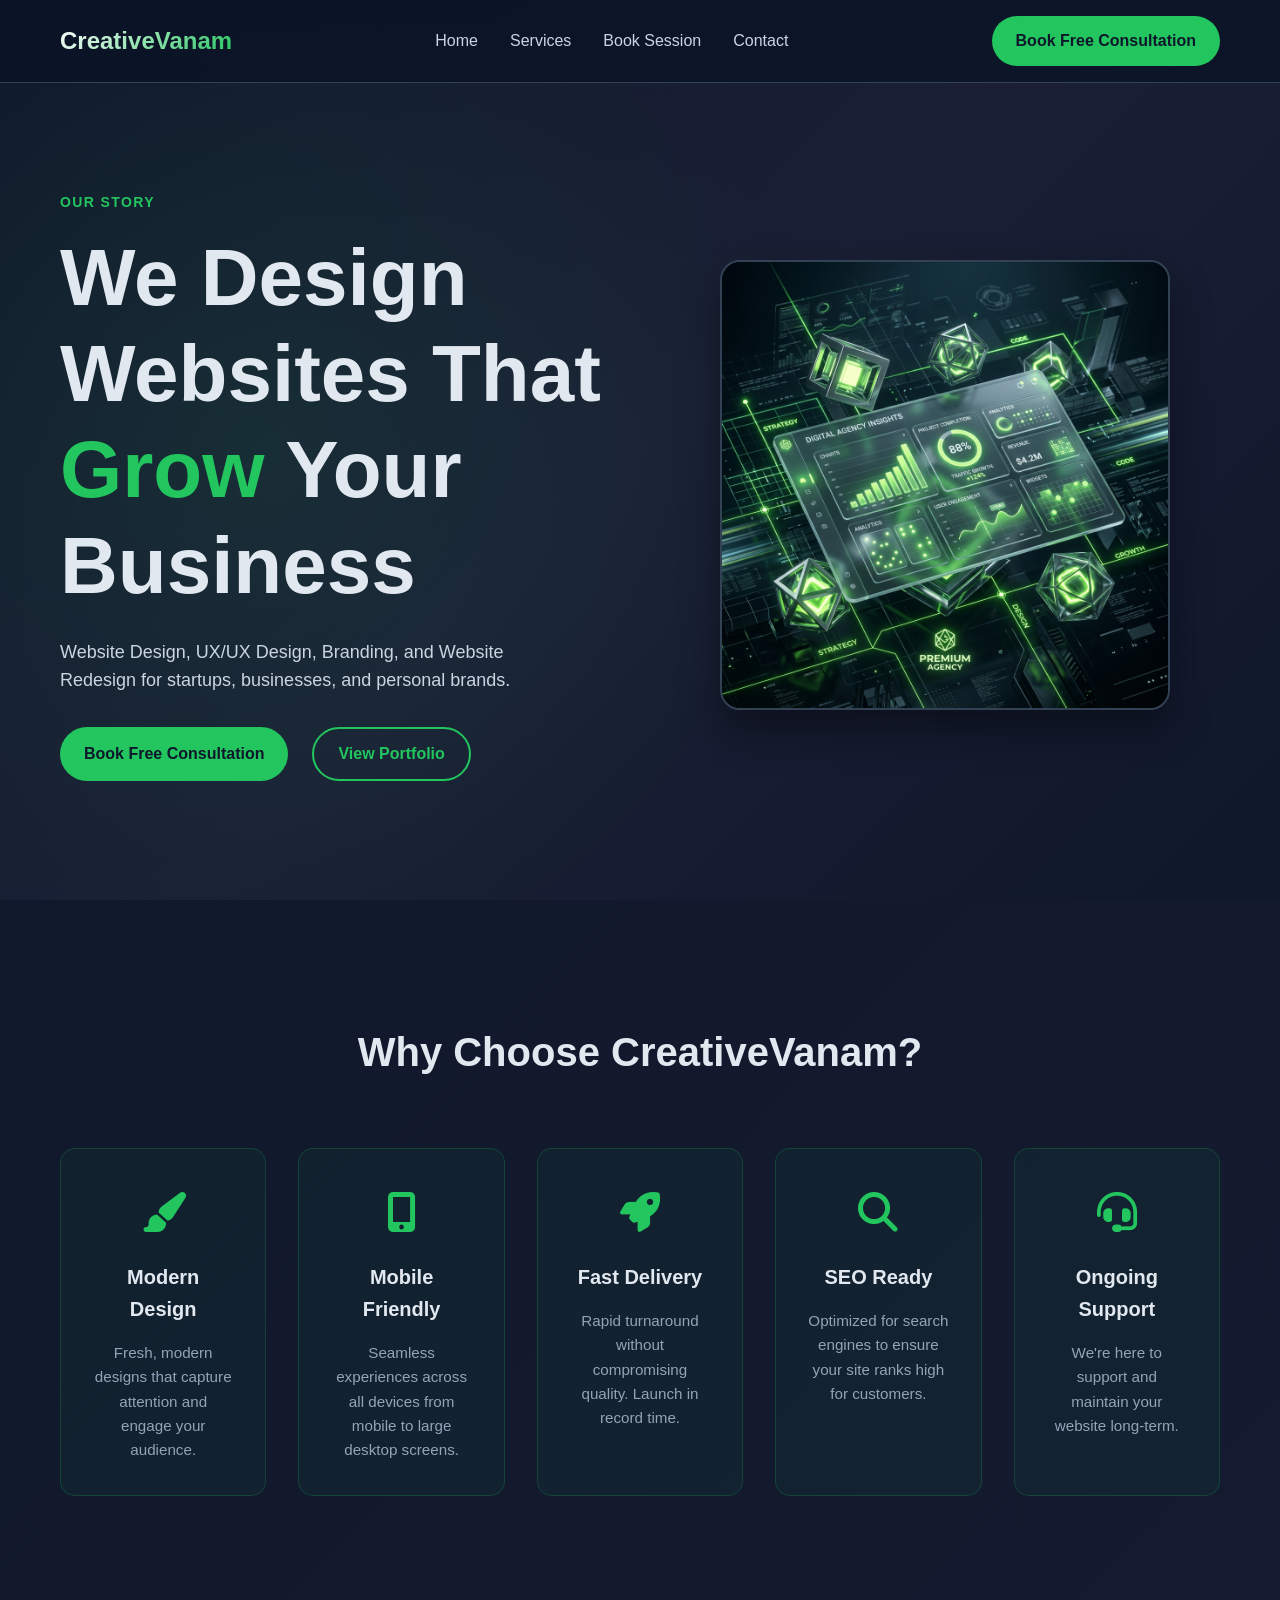
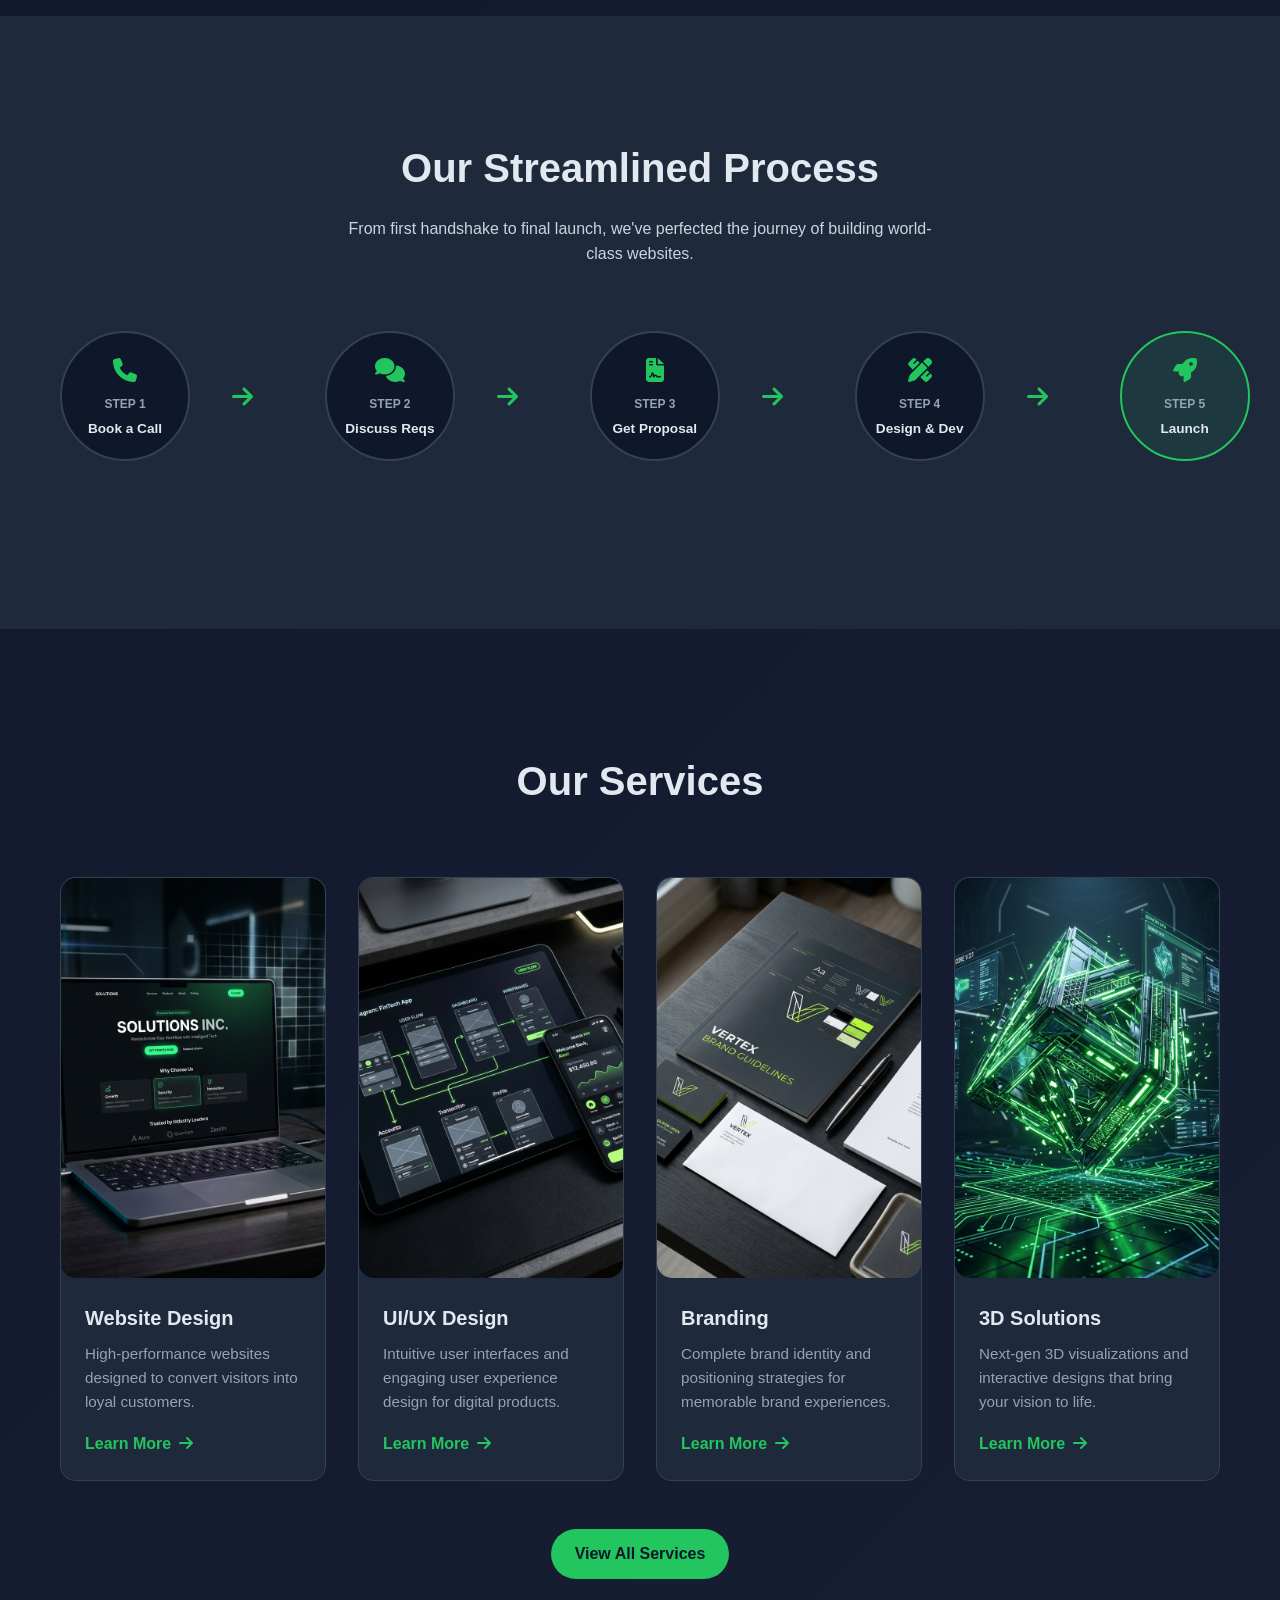
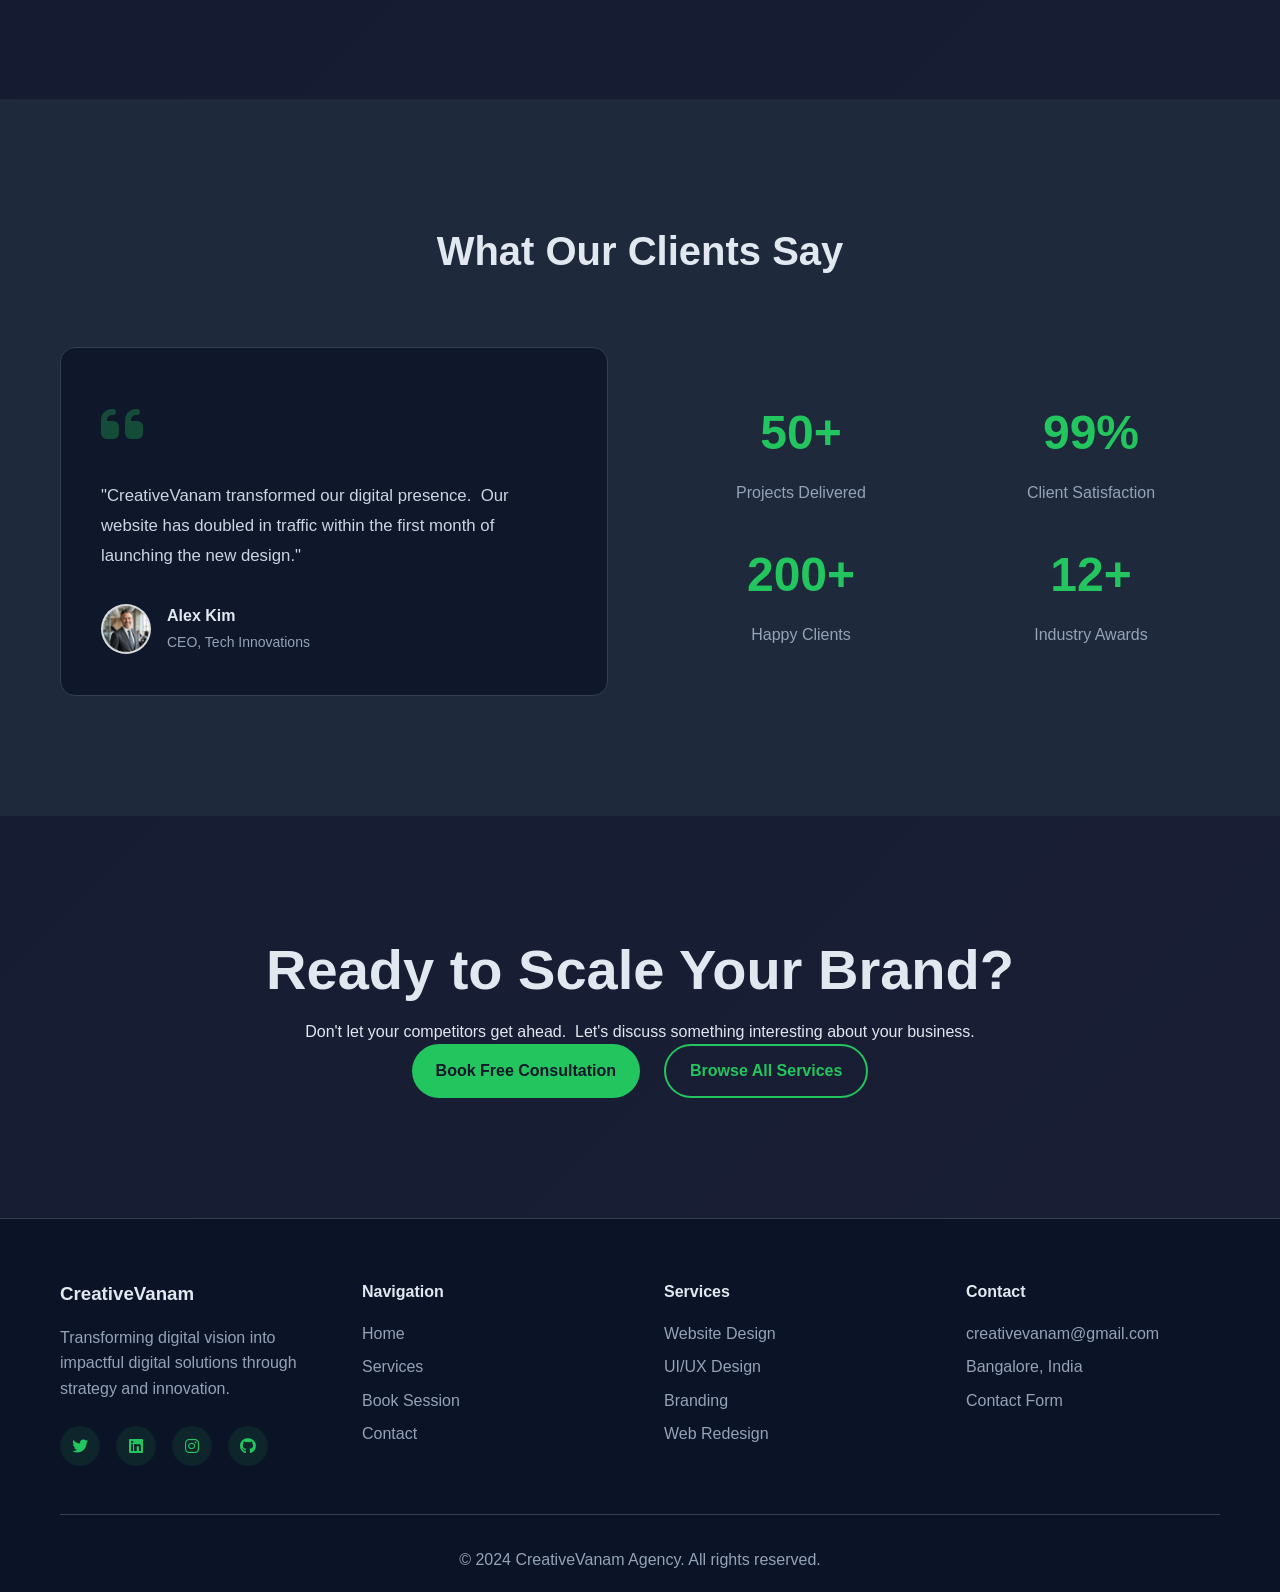
<file: index.html>
<!DOCTYPE html>
<html lang="en">
<head>
    <meta charset="UTF-8">
    <meta name="viewport" content="width=device-width, initial-scale=1.0">
    <title>CreativeVanam - Digital Agency</title>
    <link rel="stylesheet" href="styles.css">
    <link rel="stylesheet" href="https://cdnjs.cloudflare.com/ajax/libs/font-awesome/6.4.0/css/all.min.css">
</head>
<body>
    <!-- Navigation -->
    <nav class="navbar">
        <div class="container">
            <div class="nav-content">
                <a href="index.html" class="logo">CreativeVanam</a>
                <ul class="nav-links">
                    <li><a href="index.html">Home</a></li>
                    <li><a href="services.html">Services</a></li>
                    <li><a href="booking.html">Book Session</a></li>
                    <li><a href="contact.html">Contact</a></li>
                </ul>
                <a href="booking.html" class="btn btn-primary">Book Free Consultation</a>
                <div class="hamburger">
                    <span></span>
                    <span></span>
                    <span></span>
                </div>
            </div>
        </div>
    </nav>

    <!-- Hero Section -->
    <section class="hero" id="home">
        <div class="container">
            <div class="hero-grid">
                <div class="hero-content">
                    <span class="hero-tag">OUR STORY</span>
                    <h1 class="hero-title">We Design Websites That <span class="accent">Grow</span> Your Business</h1>
                    <p class="hero-description">Website Design, UX/UX Design, Branding, and Website Redesign for startups, businesses, and personal brands.</p>
                    <div class="hero-buttons">
                        <a href="booking.html" class="btn btn-primary">Book Free Consultation</a>
                        <a href="services.html" class="btn btn-secondary">View Portfolio</a>
                    </div>
                </div>
                <div class="hero-image">
                    <img class="hero-illustration" src="assets/hero-image.png" alt="CreativeVanam Digital Agency">
                </div>
            </div>
        </div>
    </section>

    <!-- Why Choose Section -->
    <section class="why-choose">
        <div class="container">
            <h2>Why Choose CreativeVanam?</h2>
            <div class="why-grid">
                <div class="why-item">
                    <div class="why-icon">
                        <i class="fas fa-paint-brush"></i>
                    </div>
                    <h3>Modern Design</h3>
                    <p>Fresh, modern designs that capture attention and engage your audience.</p>
                </div>
                <div class="why-item">
                    <div class="why-icon">
                        <i class="fas fa-mobile-alt"></i>
                    </div>
                    <h3>Mobile Friendly</h3>
                    <p>Seamless experiences across all devices from mobile to large desktop screens.</p>
                </div>
                <div class="why-item">
                    <div class="why-icon">
                        <i class="fas fa-rocket"></i>
                    </div>
                    <h3>Fast Delivery</h3>
                    <p>Rapid turnaround without compromising quality. Launch in record time.</p>
                </div>
                <div class="why-item">
                    <div class="why-icon">
                        <i class="fas fa-search"></i>
                    </div>
                    <h3>SEO Ready</h3>
                    <p>Optimized for search engines to ensure your site ranks high for customers.</p>
                </div>
                <div class="why-item">
                    <div class="why-icon">
                        <i class="fas fa-headset"></i>
                    </div>
                    <h3>Ongoing Support</h3>
                    <p>We're here to support and maintain your website long-term.</p>
                </div>
            </div>
        </div>
    </section>

    <!-- Process Section -->
    <section class="process" style="background: var(--dark-secondary);">
        <div class="container">
            <h2>Our Streamlined Process</h2>
            <p class="section-subtitle">From first handshake to final launch, we've perfected the journey of building world-class websites.</p>
            
            <div class="process-grid">
                <div class="process-step">
                    <div class="step-icon">
                        <i class="fas fa-phone"></i>
                    </div>
                    <h3>STEP 1</h3>
                    <p>Book a Call</p>
                </div>
                <div class="process-arrow">
                    <i class="fas fa-arrow-right"></i>
                </div>
                <div class="process-step">
                    <div class="step-icon">
                        <i class="fas fa-comments"></i>
                    </div>
                    <h3>STEP 2</h3>
                    <p>Discuss Reqs</p>
                </div>
                <div class="process-arrow">
                    <i class="fas fa-arrow-right"></i>
                </div>
                <div class="process-step">
                    <div class="step-icon">
                        <i class="fas fa-file-contract"></i>
                    </div>
                    <h3>STEP 3</h3>
                    <p>Get Proposal</p>
                </div>
                <div class="process-arrow">
                    <i class="fas fa-arrow-right"></i>
                </div>
                <div class="process-step">
                    <div class="step-icon">
                        <i class="fas fa-pen-ruler"></i>
                    </div>
                    <h3>STEP 4</h3>
                    <p>Design & Dev</p>
                </div>
                <div class="process-arrow">
                    <i class="fas fa-arrow-right"></i>
                </div>
                <div class="process-step active">
                    <div class="step-icon">
                        <i class="fas fa-rocket"></i>
                    </div>
                    <h3>STEP 5</h3>
                    <p>Launch</p>
                </div>
            </div>
        </div>
    </section>

    <!-- Services Preview Section -->
    <section class="services-preview">
        <div class="container">
            <h2>Our Services</h2>
            <div class="services-grid">
                <div class="service-card">
                    <div class="service-image" style="background: url('assets/website-design.png') center/cover no-repeat;"></div>
                    <h3>Website Design</h3>
                    <p>High-performance websites designed to convert visitors into loyal customers.</p>
                    <a href="services.html" class="learn-more">Learn More <i class="fas fa-arrow-right"></i></a>
                </div>
                <div class="service-card">
                    <div class="service-image" style="background: url('assets/uiux-design.png') center/cover no-repeat;"></div>
                    <h3>UI/UX Design</h3>
                    <p>Intuitive user interfaces and engaging user experience design for digital products.</p>
                    <a href="services.html" class="learn-more">Learn More <i class="fas fa-arrow-right"></i></a>
                </div>
                <div class="service-card">
                    <div class="service-image" style="background: url('assets/branding.png') center/cover no-repeat;"></div>
                    <h3>Branding</h3>
                    <p>Complete brand identity and positioning strategies for memorable brand experiences.</p>
                    <a href="services.html" class="learn-more">Learn More <i class="fas fa-arrow-right"></i></a>
                </div>
                <div class="service-card">
                    <div class="service-image" style="background: url('assets/three-d-solutions.png') center/cover no-repeat;"></div>
                    <h3>3D Solutions</h3>
                    <p>Next-gen 3D visualizations and interactive designs that bring your vision to life.</p>
                    <a href="services.html" class="learn-more">Learn More <i class="fas fa-arrow-right"></i></a>
                </div>
            </div>
            <div class="text-center" style="margin-top: 3rem;">
                <a href="services.html" class="btn btn-primary">View All Services</a>
            </div>
        </div>
    </section>

    <!-- Testimonials Section -->
    <section class="testimonials" style="background: var(--dark-secondary);">
        <div class="container">
            <h2>What Our Clients Say</h2>
            <div class="testimonials-grid">
                <div class="testimonial-card">
                    <div class="testimonial-quote">
                        <i class="fas fa-quote-left"></i>
                    </div>
                    <p>"CreativeVanam transformed our digital presence. &nbsp;Our website has doubled in traffic within the first month of launching the new design."</p>
                    <div class="testimonial-author">
                        <img class="author-avatar" src="assets/avatar-alex.png" alt="Alex Kim" style="object-fit: cover;">
                        <div>
                            <h4>Alex Kim</h4>
                            <span>CEO, Tech Innovations</span>
                        </div>
                    </div>
                </div>
                
                <div class="stats-grid">
                    <div class="stat">
                        <h3>50+</h3>
                        <p>Projects Delivered</p>
                    </div>
                    <div class="stat">
                        <h3>99%</h3>
                        <p>Client Satisfaction</p>
                    </div>
                    <div class="stat">
                        <h3>200+</h3>
                        <p>Happy Clients</p>
                    </div>
                    <div class="stat">
                        <h3>12+</h3>
                        <p>Industry Awards</p>
                    </div>
                </div>
            </div>
        </div>
    </section>

    <!-- CTA Section -->
    <section class="cta">
        <div class="container">
            <h2>Ready to Scale Your Brand?</h2>
            <p>Don't let your competitors get ahead. &nbsp;Let's discuss something interesting about your business.</p>
            
            <div class="cta-buttons">
                <a href="booking.html" class="btn btn-primary">Book Free Consultation</a>
                <a href="services.html" class="btn btn-secondary">Browse All Services</a>
            </div>
        </div>
    </section>

    <!-- Footer -->
    <footer class="footer">
        <div class="container">
            <div class="footer-grid">
                <div class="footer-brand">
                    <h3>CreativeVanam</h3>
                    <p>Transforming digital vision into impactful digital solutions through strategy and innovation.</p>
                    <div class="social-links">
                        <a href="#"><i class="fab fa-twitter"></i></a>
                        <a href="#"><i class="fab fa-linkedin"></i></a>
                        <a href="#"><i class="fab fa-instagram"></i></a>
                        <a href="#"><i class="fab fa-github"></i></a>
                    </div>
                </div>
                <div class="footer-section">
                    <h4>Navigation</h4>
                    <ul>
                        <li><a href="index.html">Home</a></li>
                        <li><a href="services.html">Services</a></li>
                        <li><a href="booking.html">Book Session</a></li>
                        <li><a href="contact.html">Contact</a></li>
                    </ul>
                </div>
                <div class="footer-section">
                    <h4>Services</h4>
                    <ul>
                        <li><a href="services.html">Website Design</a></li>
                        <li><a href="services.html">UI/UX Design</a></li>
                        <li><a href="services.html">Branding</a></li>
                        <li><a href="services.html">Web Redesign</a></li>
                    </ul>
                </div>
                <div class="footer-section">
                    <h4>Contact</h4>
                    <ul>
                        <li><a href="mailto:creativevanam@gmail.com">creativevanam@gmail.com</a></li>
                        <li><a href="#">Bangalore, India</a></li>
                        <li><a href="contact.html">Contact Form</a></li>
                    </ul>
                </div>
            </div>
            
            <div class="footer-bottom">
                <p>&copy; 2024 CreativeVanam Agency. All rights reserved.</p>
            </div>
        </div>
    </footer>

    <script src="script.js"></script>
</body>
</html>
</file>
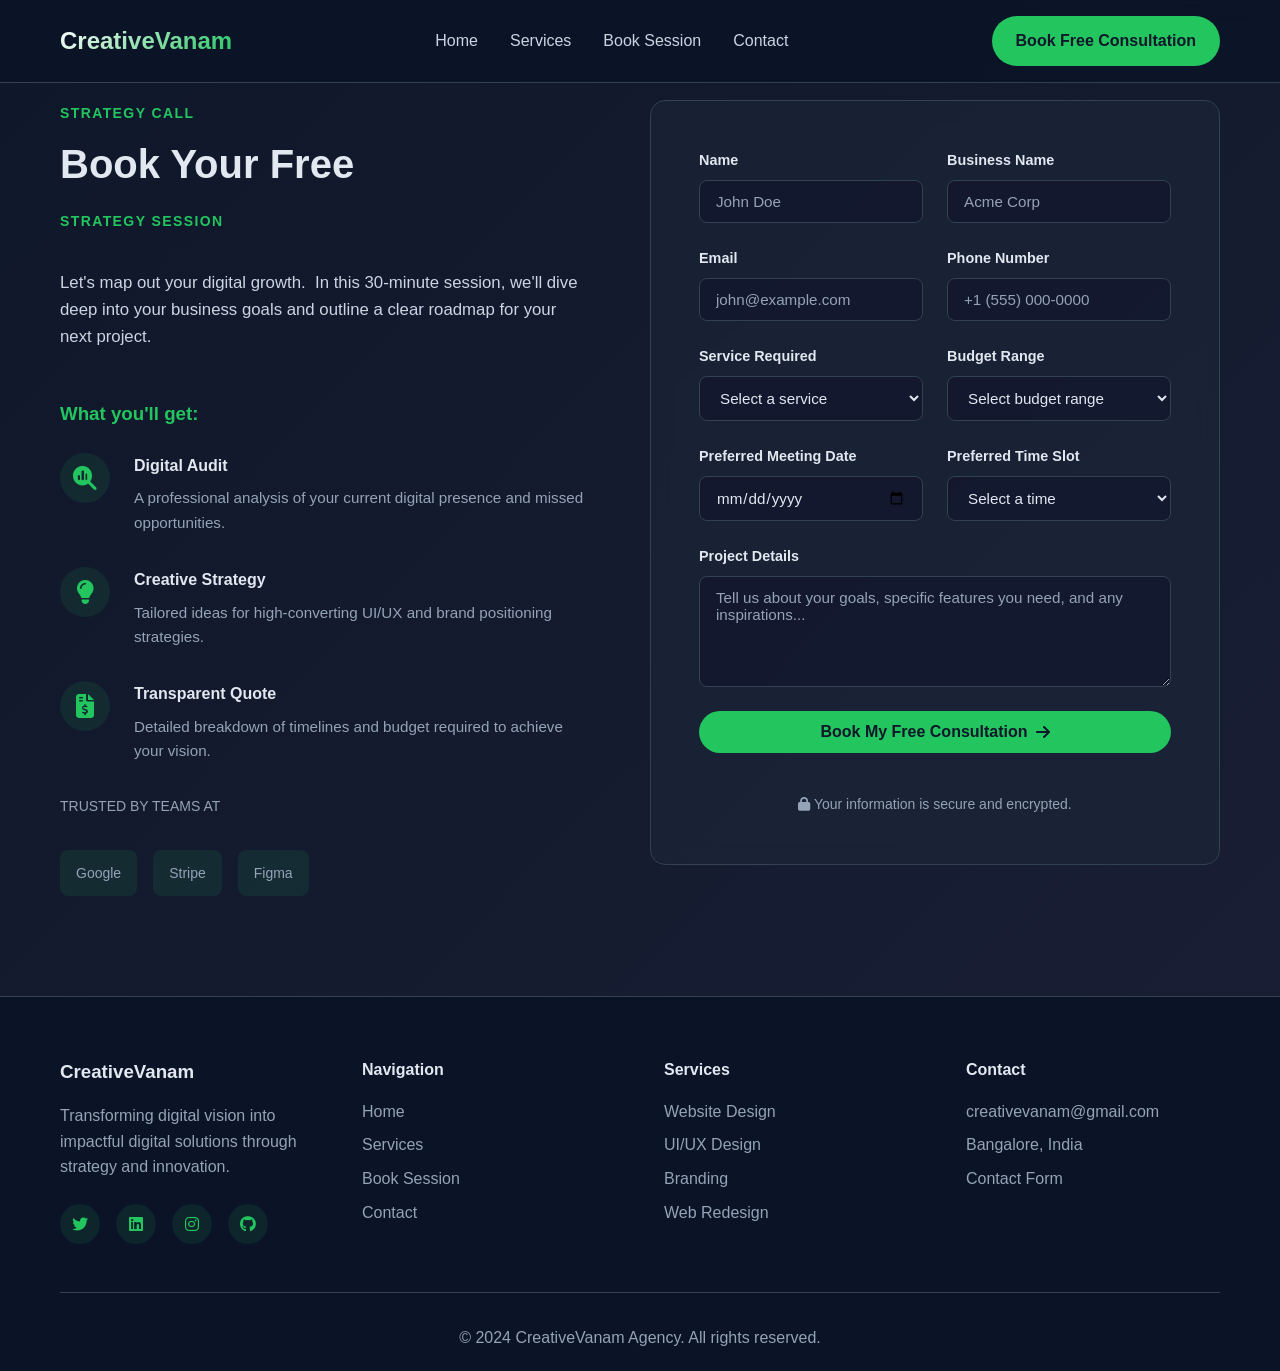
<file: booking.html>
<!DOCTYPE html>
<html lang="en">
<head>
    <meta charset="UTF-8">
    <meta name="viewport" content="width=device-width, initial-scale=1.0">
    <title>Book Strategy Session - CreativeVanam</title>
    <link rel="stylesheet" href="styles.css">
    <link rel="stylesheet" href="https://cdnjs.cloudflare.com/ajax/libs/font-awesome/6.4.0/css/all.min.css">
</head>
<body>
    <!-- Navigation -->
    <nav class="navbar">
        <div class="container">
            <div class="nav-content">
                <a href="index.html" class="logo">CreativeVanam</a>
                <ul class="nav-links">
                    <li><a href="index.html">Home</a></li>
                    <li><a href="services.html">Services</a></li>
                    <li><a href="booking.html">Book Session</a></li>
                    <li><a href="contact.html">Contact</a></li>
                </ul>
                <a href="booking.html" class="btn btn-primary">Book Free Consultation</a>
                <div class="hamburger">
                    <span></span>
                    <span></span>
                    <span></span>
                </div>
            </div>
        </div>
    </nav>

    <!-- Booking Section -->
    <section class="booking-section">
        <div class="container">
            <div class="booking-grid">
                <div class="booking-left">
                    <span class="section-tag">STRATEGY CALL</span>
                    <h1>Book Your Free<br><span class="accent">Strategy Session</span></h1>
                    <p>Let's map out your digital growth. &nbsp;In this 30-minute session, we'll dive deep into your business goals and outline a clear roadmap for your next project.</p>

                    <div class="booking-benefits">
                        <h3 class="accent">What you'll get:</h3>
                        <div class="benefit-item">
                            <div class="benefit-icon">
                                <i class="fas fa-magnifying-glass-chart"></i>
                            </div>
                            <div>
                                <h4>Digital Audit</h4>
                                <p>A professional analysis of your current digital presence and missed opportunities.</p>
                            </div>
                        </div>
                        <div class="benefit-item">
                            <div class="benefit-icon">
                                <i class="fas fa-lightbulb"></i>
                            </div>
                            <div>
                                <h4>Creative Strategy</h4>
                                <p>Tailored ideas for high-converting UI/UX and brand positioning strategies.</p>
                            </div>
                        </div>
                        <div class="benefit-item">
                            <div class="benefit-icon">
                                <i class="fas fa-file-invoice-dollar"></i>
                            </div>
                            <div>
                                <h4>Transparent Quote</h4>
                                <p>Detailed breakdown of timelines and budget required to achieve your vision.</p>
                            </div>
                        </div>
                    </div>

                    <p style="color: var(--text-muted); margin-top: 2rem; font-size: 0.875rem;">TRUSTED BY TEAMS AT</p>
                    <div style="display: flex; gap: 1rem; margin-top: 1rem; flex-wrap: wrap;">
                        <div style="padding: 0.75rem 1rem; background: rgba(34, 197, 94, 0.1); border-radius: 8px; color: var(--text-muted); font-size: 0.875rem;">Google</div>
                        <div style="padding: 0.75rem 1rem; background: rgba(34, 197, 94, 0.1); border-radius: 8px; color: var(--text-muted); font-size: 0.875rem;">Stripe</div>
                        <div style="padding: 0.75rem 1rem; background: rgba(34, 197, 94, 0.1); border-radius: 8px; color: var(--text-muted); font-size: 0.875rem;">Figma</div>
                    </div>
                </div>

                <div class="booking-right">
                    <form class="booking-form" id="bookingForm" action="https://formsubmit.co/creativevanam@gmail.com" method="POST">
                        <!-- Honeypot spam protection -->
                        <input type="text" name="_honey" style="display:none">
                        
                        <div class="form-row">
                            <div class="form-group">
                                <label>Name</label>
                                <input type="text" name="name" placeholder="John Doe" required>
                            </div>
                            <div class="form-group">
                                <label>Business Name</label>
                                <input type="text" name="business_name" placeholder="Acme Corp" required>
                            </div>
                        </div>

                        <div class="form-row">
                            <div class="form-group">
                                <label>Email</label>
                                <input type="email" name="email" placeholder="john@example.com" required>
                            </div>
                            <div class="form-group">
                                <label>Phone Number</label>
                                <input type="tel" name="phone" placeholder="+1 (555) 000-0000" required>
                            </div>
                        </div>

                        <div class="form-row">
                            <div class="form-group">
                                <label>Service Required</label>
                                <select name="service" required>
                                    <option value="">Select a service</option>
                                    <option value="website">Website Design</option>
                                    <option value="uiux">UI/UX Design</option>
                                    <option value="branding">Branding</option>
                                    <option value="redesign">Web Redesign</option>
                                    <option value="3d">3D Solutions</option>
                                </select>
                            </div>
                            <div class="form-group">
                                <label>Budget Range</label>
                                <select name="budget" required>
                                    <option value="">Select budget range</option>
                                    <option value="5k-10k">$5,000 - $10,000</option>
                                    <option value="10k-25k">$10,000 - $25,000</option>
                                    <option value="25k-50k">$25,000 - $50,000</option>
                                    <option value="50k+">$50,000+</option>
                                </select>
                            </div>
                        </div>

                        <div class="form-row">
                            <div class="form-group">
                                <label>Preferred Meeting Date</label>
                                <input type="date" name="date" required>
                            </div>
                            <div class="form-group">
                                <label>Preferred Time Slot</label>
                                <select name="time_slot" required>
                                    <option value="">Select a time</option>
                                    <option value="09:00">09:00 AM - 10:00 AM</option>
                                    <option value="10:00">10:00 AM - 11:00 AM</option>
                                    <option value="14:00">02:00 PM - 03:00 PM</option>
                                    <option value="15:00">03:00 PM - 04:00 PM</option>
                                </select>
                            </div>
                        </div>

                        <div class="form-group full">
                            <label>Project Details</label>
                            <textarea name="details" placeholder="Tell us about your goals, specific features you need, and any inspirations..." rows="5"></textarea>
                        </div>

                        <button type="submit" class="btn btn-primary full">Book My Free Consultation <i class="fas fa-arrow-right"></i></button>
                        <p style="text-align: center; color: var(--text-muted); font-size: 0.875rem; margin-top: 1rem;">
                            <i class="fas fa-lock"></i> Your information is secure and encrypted.
                        </p>
                    </form>
                </div>
            </div>
        </div>
    </section>

    <!-- Footer -->
    <footer class="footer">
        <div class="container">
            <div class="footer-grid">
                <div class="footer-brand">
                    <h3>CreativeVanam</h3>
                    <p>Transforming digital vision into impactful digital solutions through strategy and innovation.</p>
                    <div class="social-links">
                        <a href="#"><i class="fab fa-twitter"></i></a>
                        <a href="#"><i class="fab fa-linkedin"></i></a>
                        <a href="#"><i class="fab fa-instagram"></i></a>
                        <a href="#"><i class="fab fa-github"></i></a>
                    </div>
                </div>
                <div class="footer-section">
                    <h4>Navigation</h4>
                    <ul>
                        <li><a href="index.html">Home</a></li>
                        <li><a href="services.html">Services</a></li>
                        <li><a href="booking.html">Book Session</a></li>
                        <li><a href="contact.html">Contact</a></li>
                    </ul>
                </div>
                <div class="footer-section">
                    <h4>Services</h4>
                    <ul>
                        <li><a href="services.html">Website Design</a></li>
                        <li><a href="services.html">UI/UX Design</a></li>
                        <li><a href="services.html">Branding</a></li>
                        <li><a href="services.html">Web Redesign</a></li>
                    </ul>
                </div>
                <div class="footer-section">
                    <h4>Contact</h4>
                    <ul>
                        <li><a href="mailto:creativevanam@gmail.com">creativevanam@gmail.com</a></li>
                        <li><a href="#">Bangalore, India</a></li>
                        <li><a href="contact.html">Contact Form</a></li>
                    </ul>
                </div>
            </div>
            
            <div class="footer-bottom">
                <p>&copy; 2024 CreativeVanam Agency. All rights reserved.</p>
            </div>
        </div>
    </footer>

    <script src="script.js"></script>
</body>
</html>
</file>
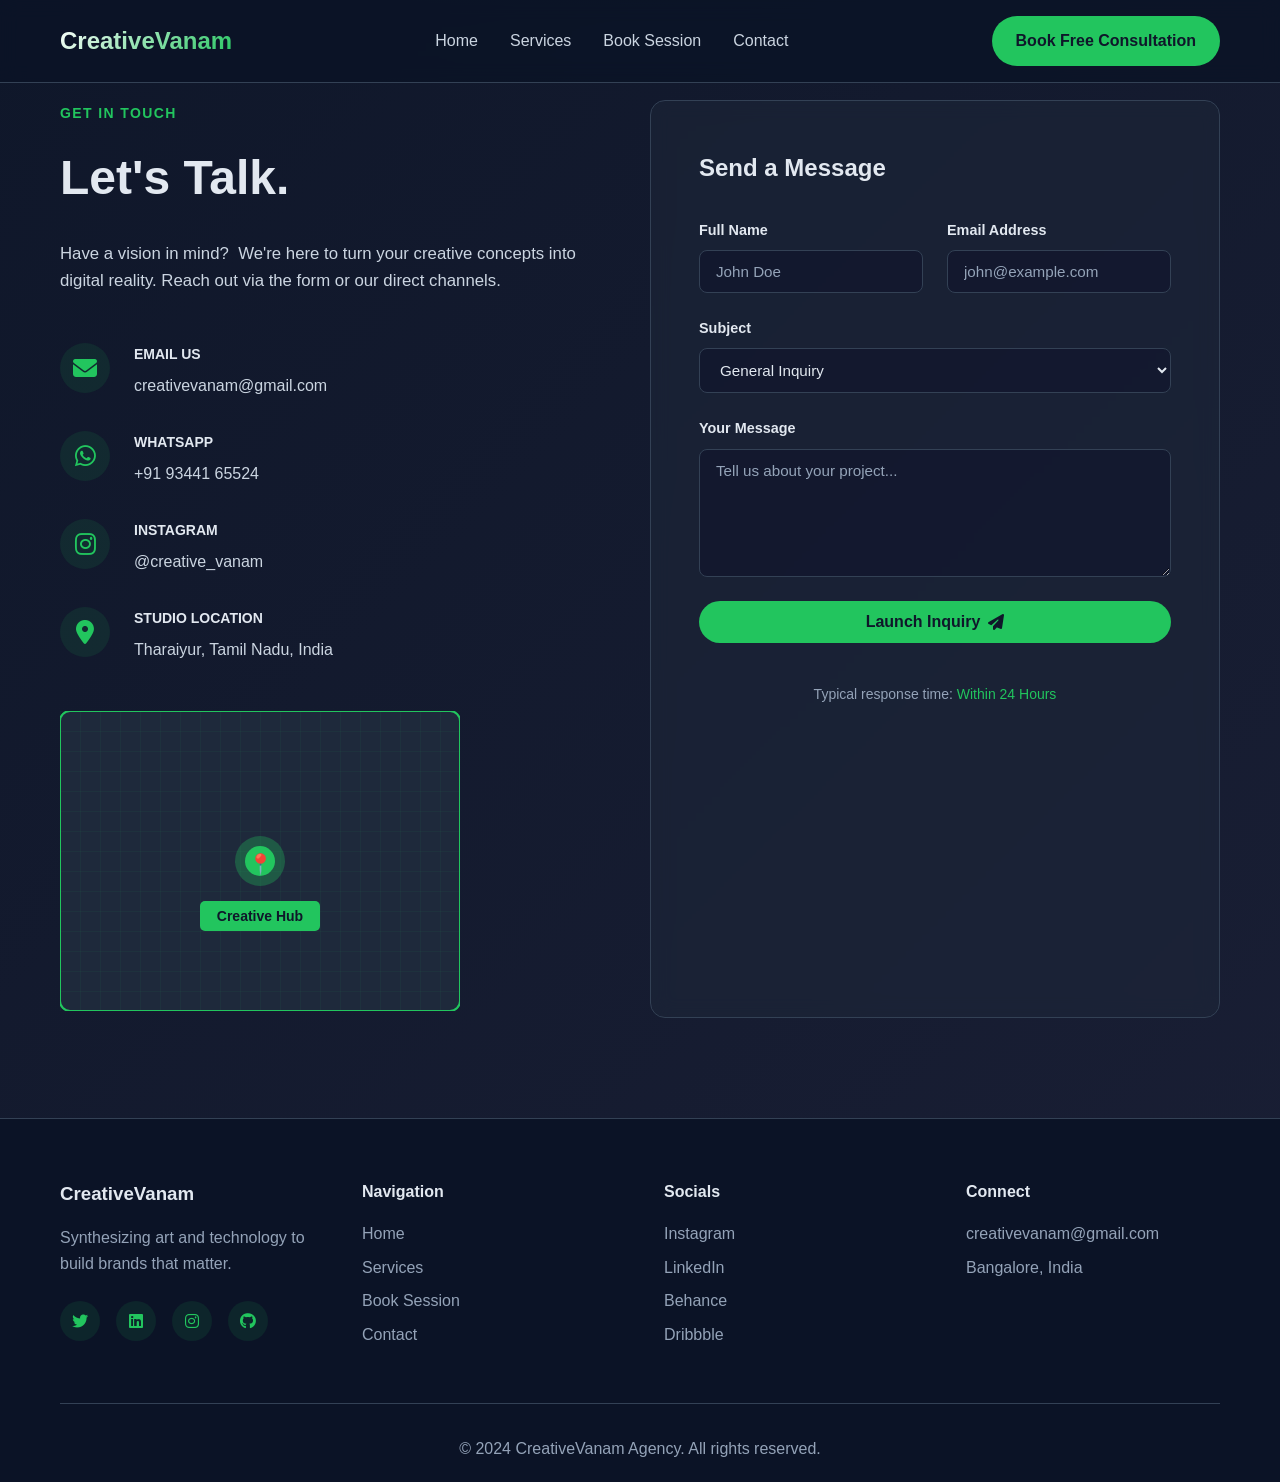
<file: contact.html>
<!DOCTYPE html>
<html lang="en">
<head>
    <meta charset="UTF-8">
    <meta name="viewport" content="width=device-width, initial-scale=1.0">
    <title>Contact - CreativeVanam</title>
    <link rel="stylesheet" href="styles.css">
    <link rel="stylesheet" href="https://cdnjs.cloudflare.com/ajax/libs/font-awesome/6.4.0/css/all.min.css">
</head>
<body>
    <!-- Navigation -->
    <nav class="navbar">
        <div class="container">
            <div class="nav-content">
                <a href="index.html" class="logo">CreativeVanam</a>
                <ul class="nav-links">
                    <li><a href="index.html">Home</a></li>
                    <li><a href="services.html">Services</a></li>
                    <li><a href="booking.html">Book Session</a></li>
                    <li><a href="contact.html">Contact</a></li>
                </ul>
                <a href="booking.html" class="btn btn-primary">Book Free Consultation</a>
                <div class="hamburger">
                    <span></span>
                    <span></span>
                    <span></span>
                </div>
            </div>
        </div>
    </nav>

    <!-- Contact Section -->
    <section class="contact-section">
        <div class="container">
            <div class="contact-grid">
                <div class="contact-left">
                    <span class="section-tag">GET IN TOUCH</span>
                    <h1>Let's Talk.</h1>
                    <p>Have a vision in mind? &nbsp;We're here to turn your creative concepts into digital reality. Reach out via the form or our direct channels.</p>

                    <div class="contact-info">
                        <div class="contact-item">
                            <div class="contact-icon">
                                <i class="fas fa-envelope"></i>
                            </div>
                            <div>
                                <h4>EMAIL US</h4>
                                <a href="mailto:creativevanam@gmail.com">creativevanam@gmail.com</a>
                            </div>
                        </div>
                        <div class="contact-item">
                            <div class="contact-icon">
                                <i class="fab fa-whatsapp"></i>
                            </div>
                            <div>
                                <h4>WHATSAPP</h4>
                                <a href="https://wa.me/919344165524" target="_blank">+91 93441 65524</a>
                            </div>
                        </div>
                        <div class="contact-item">
                            <div class="contact-icon">
                                <i class="fab fa-instagram"></i>
                            </div>
                            <div>
                                <h4>INSTAGRAM</h4>
                                <a href="https://instagram.com/creative_vanam" target="_blank">@creative_vanam</a>
                            </div>
                        </div>
                        <div class="contact-item">
                            <div class="contact-icon">
                                <i class="fas fa-map-marker-alt"></i>
                            </div>
                            <div>
                                <h4>STUDIO LOCATION</h4>
                                <p>Tharaiyur, Tamil Nadu, India</p>
                            </div>
                        </div>
                    </div>

                    <div class="map-container">
                        <svg viewBox="0 0 400 300" xmlns="http://www.w3.org/2000/svg">
                            <!-- Map background -->
                            <rect width="400" height="300" fill="#1e293b" stroke="#22c55e" stroke-width="2" rx="10"/>
                            
                            <!-- Grid pattern -->
                            <defs>
                                <pattern id="grid" width="20" height="20" patternUnits="userSpaceOnUse">
                                    <path d="M 20 0 L 0 0 0 20" fill="none" stroke="#22c55e" stroke-width="0.5" opacity="0.2"/>
                                </pattern>
                            </defs>
                            <rect width="400" height="300" fill="url(#grid)" />
                            
                            <!-- Location pin -->
                            <circle cx="200" cy="150" r="25" fill="#22c55e" opacity="0.3"/>
                            <circle cx="200" cy="150" r="15" fill="#22c55e"/>
                            <text x="200" y="160" font-size="20" fill="white" text-anchor="middle" font-weight="bold">📍</text>
                            
                            <!-- Label -->
                            <rect x="140" y="190" width="120" height="30" fill="#22c55e" rx="5"/>
                            <text x="200" y="210" font-size="14" fill="#0f172a" text-anchor="middle" font-weight="bold">Creative Hub</text>
                        </svg>
                    </div>
                </div>

                <div class="contact-right">
                    <h2>Send a Message</h2>
                    <form class="contact-form" id="contactForm" action="https://formsubmit.co/creativevanam@gmail.com" method="POST">
                        <!-- Honeypot spam protection -->
                        <input type="text" name="_honey" style="display:none">
                        
                        <div class="form-row">
                            <div class="form-group">
                                <label>Full Name</label>
                                <input type="text" name="name" placeholder="John Doe" required>
                            </div>
                            <div class="form-group">
                                <label>Email Address</label>
                                <input type="email" name="email" placeholder="john@example.com" required>
                            </div>
                        </div>

                        <div class="form-group full">
                            <label>Subject</label>
                            <select name="subject" required>
                                <option value="">General Inquiry</option>
                                <option value="project">Project Discussion</option>
                                <option value="partnership">Partnership Opportunity</option>
                                <option value="feedback">Feedback</option>
                                <option value="other">Other</option>
                            </select>
                        </div>

                        <div class="form-group full">
                            <label>Your Message</label>
                            <textarea name="message" placeholder="Tell us about your project..." rows="6" required></textarea>
                        </div>

                        <button type="submit" class="btn btn-primary full">Launch Inquiry <i class="fas fa-paper-plane"></i></button>
                        <p style="text-align: center; color: var(--text-muted); font-size: 0.875rem; margin-top: 1rem;">
                            Typical response time: <span style="color: var(--primary-color);">Within 24 Hours</span>
                        </p>
                    </form>
                </div>
            </div>
        </div>
    </section>

    <!-- Footer -->
    <footer class="footer">
        <div class="container">
            <div class="footer-grid">
                <div class="footer-brand">
                    <h3>CreativeVanam</h3>
                    <p>Synthesizing art and technology to build brands that matter.</p>
                    <div class="social-links">
                        <a href="#"><i class="fab fa-twitter"></i></a>
                        <a href="#"><i class="fab fa-linkedin"></i></a>
                        <a href="#"><i class="fab fa-instagram"></i></a>
                        <a href="#"><i class="fab fa-github"></i></a>
                    </div>
                </div>
                <div class="footer-section">
                    <h4>Navigation</h4>
                    <ul>
                        <li><a href="index.html">Home</a></li>
                        <li><a href="services.html">Services</a></li>
                        <li><a href="booking.html">Book Session</a></li>
                        <li><a href="contact.html">Contact</a></li>
                    </ul>
                </div>
                <div class="footer-section">
                    <h4>Socials</h4>
                    <ul>
                        <li><a href="#">Instagram</a></li>
                        <li><a href="#">LinkedIn</a></li>
                        <li><a href="#">Behance</a></li>
                        <li><a href="#">Dribbble</a></li>
                    </ul>
                </div>
                <div class="footer-section">
                    <h4>Connect</h4>
                    <ul>
                        <li><a href="mailto:creativevanam@gmail.com">creativevanam@gmail.com</a></li>
                        <li><a href="#">Bangalore, India</a></li>
                    </ul>
                </div>
            </div>
            
            <div class="footer-bottom">
                <p>&copy; 2024 CreativeVanam Agency. All rights reserved.</p>
            </div>
        </div>
    </footer>

    <script src="script.js"></script>
</body>
</html>
</file>
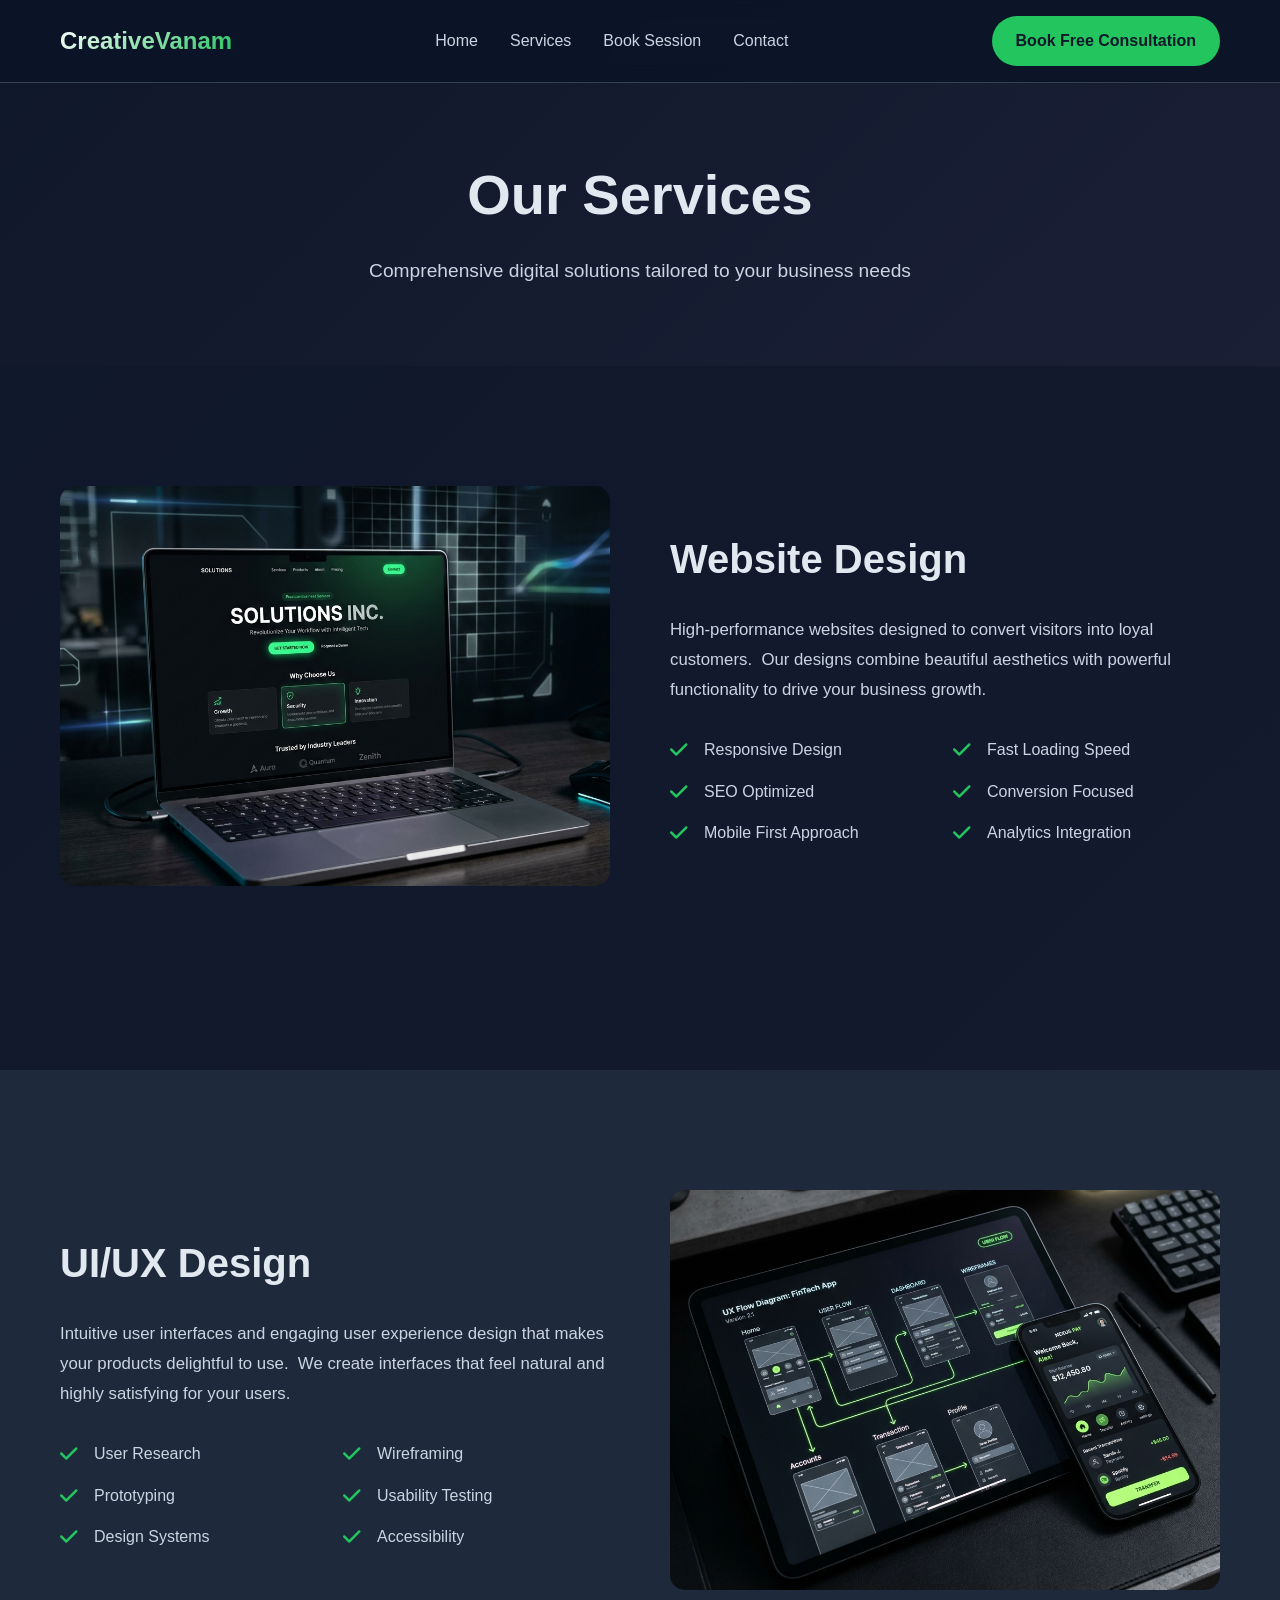
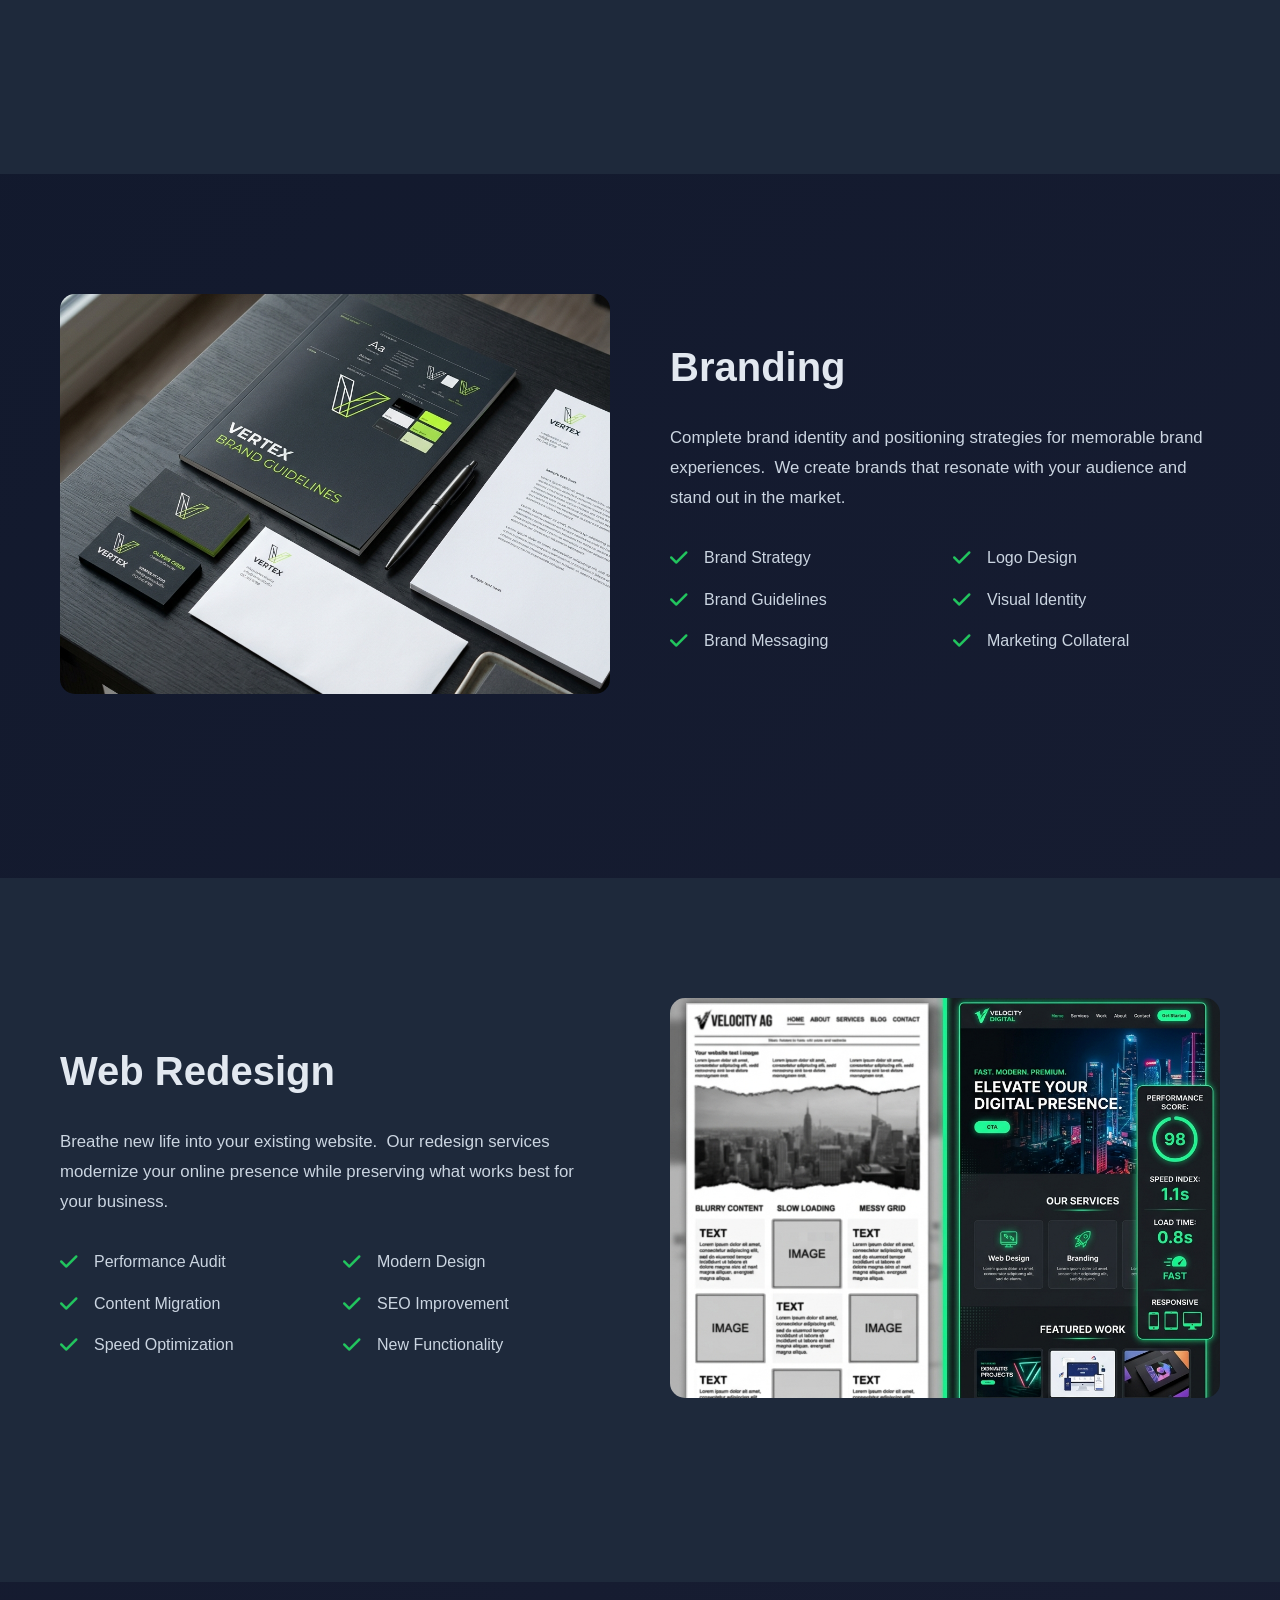
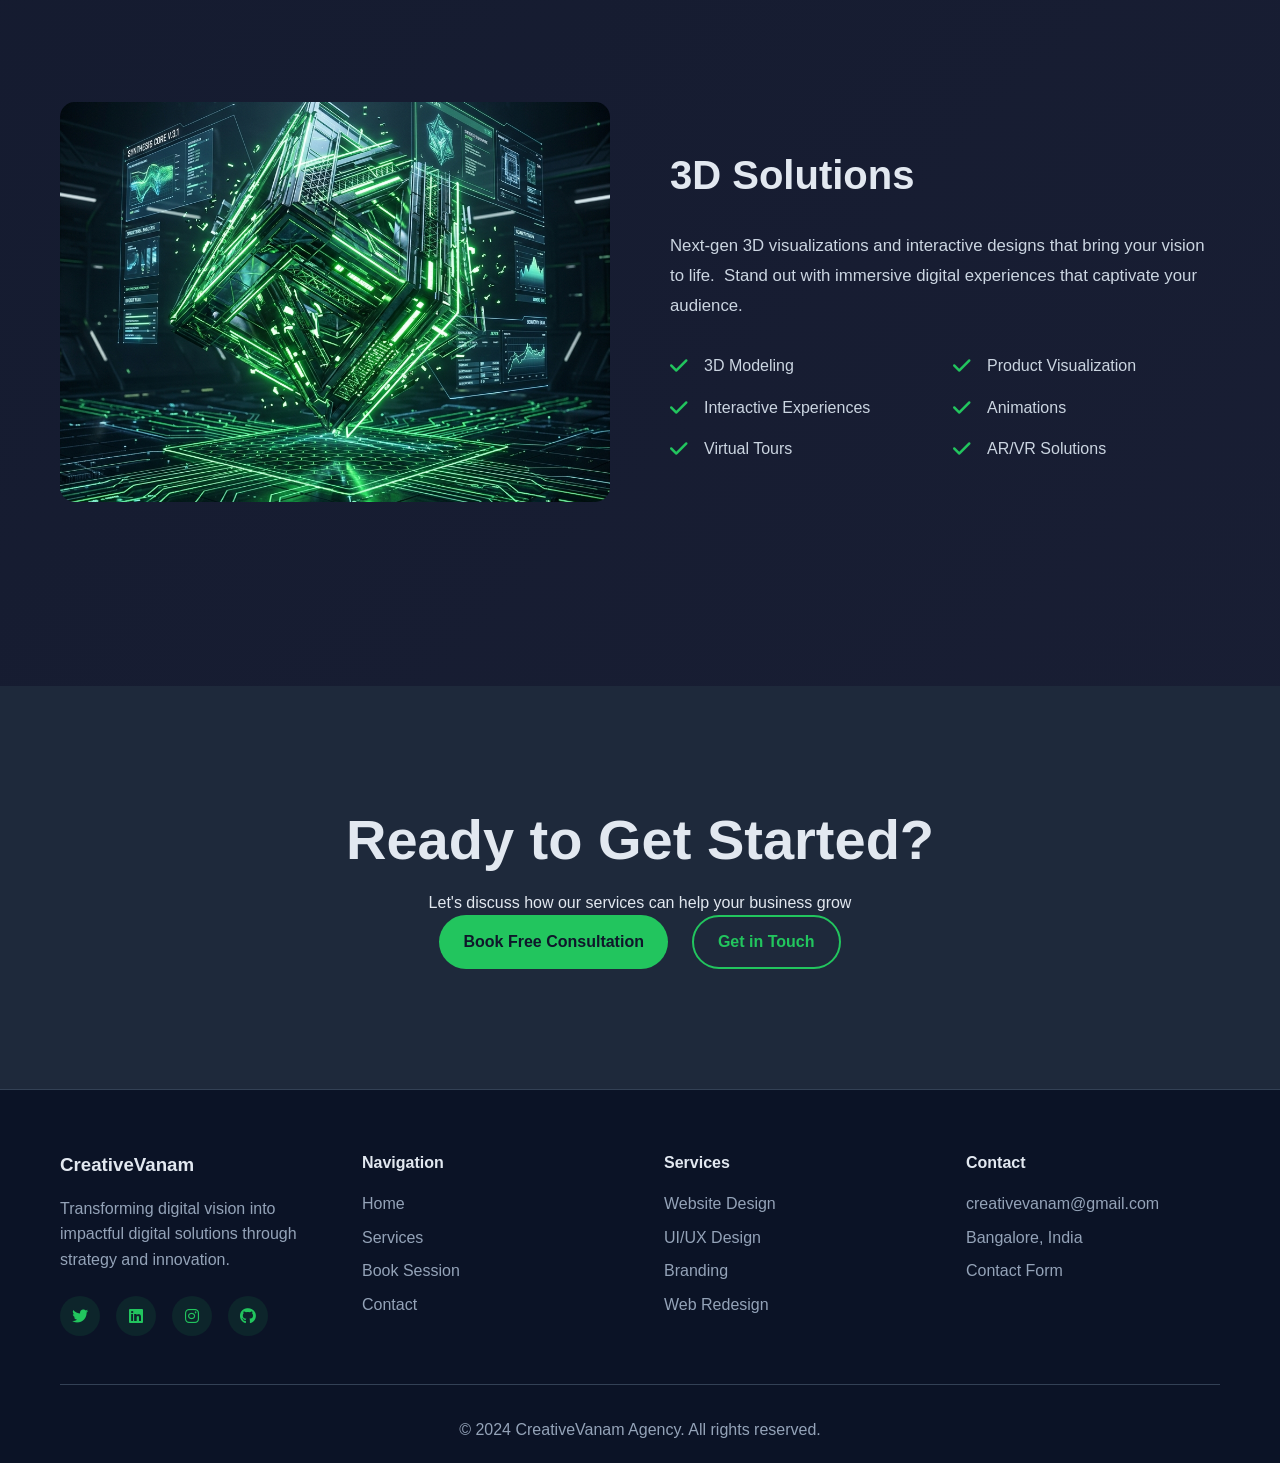
<file: services.html>
<!DOCTYPE html>
<html lang="en">
<head>
    <meta charset="UTF-8">
    <meta name="viewport" content="width=device-width, initial-scale=1.0">
    <title>Services - CreativeVanam</title>
    <link rel="stylesheet" href="styles.css">
    <link rel="stylesheet" href="https://cdnjs.cloudflare.com/ajax/libs/font-awesome/6.4.0/css/all.min.css">
</head>
<body>
    <!-- Navigation -->
    <nav class="navbar">
        <div class="container">
            <div class="nav-content">
                <a href="index.html" class="logo">CreativeVanam</a>
                <ul class="nav-links">
                    <li><a href="index.html">Home</a></li>
                    <li><a href="services.html">Services</a></li>
                    <li><a href="booking.html">Book Session</a></li>
                    <li><a href="contact.html">Contact</a></li>
                </ul>
                <a href="booking.html" class="btn btn-primary">Book Free Consultation</a>
                <div class="hamburger">
                    <span></span>
                    <span></span>
                    <span></span>
                </div>
            </div>
        </div>
    </nav>

    <!-- Services Hero -->
    <section class="page-hero">
        <div class="container">
            <h1>Our Services</h1>
            <p>Comprehensive digital solutions tailored to your business needs</p>
        </div>
    </section>

    <!-- Services List -->
    <section class="services-section">
        <div class="container">
            <div class="service-detail">
                <div class="service-image" style="background: url('assets/website-design.png') center/cover no-repeat;"></div>
                <div class="service-content">
                    <h2>Website Design</h2>
                    <p>High-performance websites designed to convert visitors into loyal customers. &nbsp;Our designs combine beautiful aesthetics with powerful functionality to drive your business growth.</p>
                    <ul class="service-features">
                        <li><i class="fas fa-check"></i> Responsive Design</li>
                        <li><i class="fas fa-check"></i> Fast Loading Speed</li>
                        <li><i class="fas fa-check"></i> SEO Optimized</li>
                        <li><i class="fas fa-check"></i> Conversion Focused</li>
                        <li><i class="fas fa-check"></i> Mobile First Approach</li>
                        <li><i class="fas fa-check"></i> Analytics Integration</li>
                    </ul>
                </div>
            </div>
        </div>
    </section>

    <section class="services-section" style="background: var(--dark-secondary);">
        <div class="container">
            <div class="service-detail reverse">
                <div class="service-image" style="background: url('assets/uiux-design.png') center/cover no-repeat;"></div>
                <div class="service-content">
                    <h2>UI/UX Design</h2>
                    <p>Intuitive user interfaces and engaging user experience design that makes your products delightful to use. &nbsp;We create interfaces that feel natural and highly satisfying for your users.</p>
                    <ul class="service-features">
                        <li><i class="fas fa-check"></i> User Research</li>
                        <li><i class="fas fa-check"></i> Wireframing</li>
                        <li><i class="fas fa-check"></i> Prototyping</li>
                        <li><i class="fas fa-check"></i> Usability Testing</li>
                        <li><i class="fas fa-check"></i> Design Systems</li>
                        <li><i class="fas fa-check"></i> Accessibility</li>
                    </ul>
                </div>
            </div>
        </div>
    </section>

    <section class="services-section">
        <div class="container">
            <div class="service-detail">
                <div class="service-image" style="background: url('assets/branding.png') center/cover no-repeat;"></div>
                <div class="service-content">
                    <h2>Branding</h2>
                    <p>Complete brand identity and positioning strategies for memorable brand experiences. &nbsp;We create brands that resonate with your audience and stand out in the market.</p>
                    <ul class="service-features">
                        <li><i class="fas fa-check"></i> Brand Strategy</li>
                        <li><i class="fas fa-check"></i> Logo Design</li>
                        <li><i class="fas fa-check"></i> Brand Guidelines</li>
                        <li><i class="fas fa-check"></i> Visual Identity</li>
                        <li><i class="fas fa-check"></i> Brand Messaging</li>
                        <li><i class="fas fa-check"></i> Marketing Collateral</li>
                    </ul>
                </div>
            </div>
        </div>
    </section>

    <section class="services-section" style="background: var(--dark-secondary);">
        <div class="container">
            <div class="service-detail reverse">
                <div class="service-image" style="background: url('assets/web-redesign.png') center/cover no-repeat;"></div>
                <div class="service-content">
                    <h2>Web Redesign</h2>
                    <p>Breathe new life into your existing website. &nbsp;Our redesign services modernize your online presence while preserving what works best for your business.</p>
                    <ul class="service-features">
                        <li><i class="fas fa-check"></i> Performance Audit</li>
                        <li><i class="fas fa-check"></i> Modern Design</li>
                        <li><i class="fas fa-check"></i> Content Migration</li>
                        <li><i class="fas fa-check"></i> SEO Improvement</li>
                        <li><i class="fas fa-check"></i> Speed Optimization</li>
                        <li><i class="fas fa-check"></i> New Functionality</li>
                    </ul>
                </div>
            </div>
        </div>
    </section>

    <!-- 3D Solutions -->
    <section class="services-section">
        <div class="container">
            <div class="service-detail">
                <div class="service-image" style="background: url('assets/three-d-solutions.png') center/cover no-repeat;"></div>
                <div class="service-content">
                    <h2>3D Solutions</h2>
                    <p>Next-gen 3D visualizations and interactive designs that bring your vision to life. &nbsp;Stand out with immersive digital experiences that captivate your audience.</p>
                    <ul class="service-features">
                        <li><i class="fas fa-check"></i> 3D Modeling</li>
                        <li><i class="fas fa-check"></i> Product Visualization</li>
                        <li><i class="fas fa-check"></i> Interactive Experiences</li>
                        <li><i class="fas fa-check"></i> Animations</li>
                        <li><i class="fas fa-check"></i> Virtual Tours</li>
                        <li><i class="fas fa-check"></i> AR/VR Solutions</li>
                    </ul>
                </div>
            </div>
        </div>
    </section>

    <!-- CTA Section -->
    <section class="cta" style="background: var(--dark-secondary);">
        <div class="container">
            <h2>Ready to Get Started?</h2>
            <p>Let's discuss how our services can help your business grow</p>
            <div class="cta-buttons">
                <a href="booking.html" class="btn btn-primary">Book Free Consultation</a>
                <a href="contact.html" class="btn btn-secondary">Get in Touch</a>
            </div>
        </div>
    </section>

    <!-- Footer -->
    <footer class="footer">
        <div class="container">
            <div class="footer-grid">
                <div class="footer-brand">
                    <h3>CreativeVanam</h3>
                    <p>Transforming digital vision into impactful digital solutions through strategy and innovation.</p>
                    <div class="social-links">
                        <a href="#"><i class="fab fa-twitter"></i></a>
                        <a href="#"><i class="fab fa-linkedin"></i></a>
                        <a href="#"><i class="fab fa-instagram"></i></a>
                        <a href="#"><i class="fab fa-github"></i></a>
                    </div>
                </div>
                <div class="footer-section">
                    <h4>Navigation</h4>
                    <ul>
                        <li><a href="index.html">Home</a></li>
                        <li><a href="services.html">Services</a></li>
                        <li><a href="booking.html">Book Session</a></li>
                        <li><a href="contact.html">Contact</a></li>
                    </ul>
                </div>
                <div class="footer-section">
                    <h4>Services</h4>
                    <ul>
                        <li><a href="services.html">Website Design</a></li>
                        <li><a href="services.html">UI/UX Design</a></li>
                        <li><a href="services.html">Branding</a></li>
                        <li><a href="services.html">Web Redesign</a></li>
                    </ul>
                </div>
                <div class="footer-section">
                    <h4>Contact</h4>
                    <ul>
                        <li><a href="mailto:creativevanam@gmail.com">creativevanam@gmail.com</a></li>
                        <li><a href="#">Bangalore, India</a></li>
                        <li><a href="contact.html">Contact Form</a></li>
                    </ul>
                </div>
            </div>
            
            <div class="footer-bottom">
                <p>&copy; 2024 CreativeVanam Agency. All rights reserved.</p>
            </div>
        </div>
    </footer>

    <script src="script.js"></script>
</body>
</html>
</file>
<file: styles.css>
:root {
    --primary-color: #22c55e;
    --dark-bg: #0f172a;
    --dark-secondary: #1e293b;
    --dark-tertiary: #334155;
    --text-primary: #e2e8f0;
    --text-secondary: #cbd5e1;
    --text-muted: #94a3b8;
    --transition: all 0.3s ease;
}

* {
    margin: 0;
    padding: 0;
    box-sizing: border-box;
}

html {
    scroll-behavior: smooth;
}

body {
    font-family: -apple-system, BlinkMacSystemFont, 'Segoe UI', 'Roboto', sans-serif;
    background: linear-gradient(135deg, var(--dark-bg) 0%, #1a1f35 100%);
    color: var(--text-primary);
    line-height: 1.6;
    overflow-x: hidden;
}

.container {
    max-width: 1200px;
    margin: 0 auto;
    padding: 0 20px;
}

.text-center {
    text-align: center;
}

/* Navbar */
.navbar {
    position: fixed;
    top: 0;
    width: 100%;
    background: rgba(11, 19, 38, 0.8);
    backdrop-filter: blur(10px);
    border-bottom: 1px solid var(--dark-tertiary);
    z-index: 1000;
    transition: var(--transition);
}

.nav-content {
    display: flex;
    justify-content: space-between;
    align-items: center;
    padding: 1rem 0;
}

.logo {
    font-size: 1.5rem;
    font-weight: bold;
    color: white;
    text-decoration: none;
    background: linear-gradient(135deg, #fff 0%, var(--primary-color) 100%);
    -webkit-background-clip: text;
    -webkit-text-fill-color: transparent;
    background-clip: text;
    transition: var(--transition);
}

.logo:hover {
    transform: scale(1.05);
}

.nav-links {
    display: flex;
    list-style: none;
    gap: 2rem;
    margin: 0 2rem;
}

.nav-links a {
    color: var(--text-secondary);
    text-decoration: none;
    transition: var(--transition);
    position: relative;
    font-weight: 500;
}

.nav-links a:hover {
    color: var(--primary-color);
}

.nav-links a.active {
    color: var(--primary-color);
}

.nav-links a::after {
    content: '';
    position: absolute;
    bottom: -5px;
    left: 0;
    width: 0;
    height: 2px;
    background: var(--primary-color);
    transition: var(--transition);
}

.nav-links a:hover::after,
.nav-links a.active::after {
    width: 100%;
}

/* Buttons */
.btn {
    padding: 0.75rem 1.5rem;
    border: none;
    border-radius: 50px;
    font-size: 1rem;
    font-weight: 600;
    cursor: pointer;
    transition: var(--transition);
    text-decoration: none;
    display: inline-flex;
    align-items: center;
    gap: 0.5rem;
}

.btn-primary {
    background: var(--primary-color);
    color: var(--dark-bg);
}

.btn-primary:hover {
    background: #16a34a;
    transform: translateY(-2px);
    box-shadow: 0 10px 30px rgba(34, 197, 94, 0.3);
}

.btn-secondary {
    border: 2px solid var(--primary-color);
    color: var(--primary-color);
    background: transparent;
}

.btn-secondary:hover {
    background: rgba(34, 197, 94, 0.1);
    transform: translateY(-2px);
}

.btn.full {
    width: 100%;
    justify-content: center;
}

/* Hamburger */
.hamburger {
    display: none;
    flex-direction: column;
    cursor: pointer;
    gap: 5px;
}

.hamburger span {
    width: 25px;
    height: 3px;
    background: var(--primary-color);
    border-radius: 2px;
    transition: var(--transition);
}

.hamburger.active span:nth-child(1) {
    transform: rotate(45deg) translate(8px, 8px);
}

.hamburger.active span:nth-child(2) {
    opacity: 0;
}

.hamburger.active span:nth-child(3) {
    transform: rotate(-45deg) translate(7px, -7px);
}

/* Hero Section */
.hero {
    padding: 150px 0 80px;
    min-height: 100vh;
    display: flex;
    align-items: center;
    background: linear-gradient(135deg, var(--dark-bg) 0%, #1a1f35 50%, #0f172a 100%);
    position: relative;
    overflow: hidden;
}

.hero::before {
    content: '';
    position: absolute;
    top: 0;
    left: 0;
    right: 0;
    bottom: 0;
    background: radial-gradient(circle at 20% 50%, rgba(34, 197, 94, 0.1) 0%, transparent 50%);
    pointer-events: none;
}

.hero-grid {
    display: grid;
    grid-template-columns: 1fr 1fr;
    gap: 60px;
    align-items: center;
    position: relative;
    z-index: 1;
}

.hero-content {
    animation: fadeInUp 0.8s ease-out;
}

.hero-tag {
    color: var(--primary-color);
    font-size: 0.875rem;
    font-weight: 600;
    letter-spacing: 0.1em;
    text-transform: uppercase;
    display: inline-block;
    margin-bottom: 1rem;
}

.hero-title {
    font-size: clamp(2.5rem, 8vw, 5rem);
    font-weight: 800;
    line-height: 1.2;
    margin-bottom: 1.5rem;
}

.hero-title .accent {
    color: var(--primary-color);
}

.hero-description {
    font-size: 1.125rem;
    color: var(--text-secondary);
    max-width: 500px;
    margin-bottom: 2rem;
}

.hero-buttons {
    display: flex;
    gap: 1.5rem;
    flex-wrap: wrap;
}

.hero-image {
    display: flex;
    justify-content: center;
    align-items: center;
    animation: float 3s ease-in-out infinite;
}

.hero-illustration {
    width: 100%;
    max-width: 450px;
    border-radius: 20px;
    border: 2px solid var(--dark-tertiary);
    box-shadow: 0 20px 40px rgba(0, 0, 0, 0.4);
}

@keyframes float {
    0%, 100% { transform: translateY(0px); }
    50% { transform: translateY(20px); }
}

/* Why Choose Section */
.why-choose {
    padding: 120px 0;
}

.why-choose h2 {
    font-size: 2.5rem;
    text-align: center;
    margin-bottom: 4rem;
}

.why-grid {
    display: grid;
    grid-template-columns: repeat(auto-fit, minmax(200px, 1fr));
    gap: 2rem;
}

.why-item {
    background: rgba(34, 197, 94, 0.05);
    border: 1px solid rgba(34, 197, 94, 0.2);
    padding: 2rem;
    border-radius: 15px;
    text-align: center;
    transition: var(--transition);
}

.why-item:hover {
    border-color: var(--primary-color);
    background: rgba(34, 197, 94, 0.1);
    transform: translateY(-5px);
}

.why-icon {
    font-size: 2.5rem;
    color: var(--primary-color);
    margin-bottom: 1rem;
}

.why-item h3 {
    margin-bottom: 1rem;
    font-size: 1.25rem;
}

.why-item p {
    color: var(--text-muted);
    font-size: 0.95rem;
}

/* Process Section */
.process {
    padding: 120px 0;
}

.process h2 {
    font-size: 2.5rem;
    text-align: center;
    margin-bottom: 1rem;
}

.section-subtitle {
    text-align: center;
    color: var(--text-secondary);
    max-width: 600px;
    margin: 0 auto 4rem;
}

.process-grid {
    display: grid;
    grid-template-columns: repeat(auto-fit, minmax(100px, 1fr));
    gap: 2rem;
    align-items: center;
    margin-bottom: 3rem;
}

.process-step {
    background: var(--dark-bg);
    border: 2px solid var(--dark-tertiary);
    width: 130px;
    height: 130px;
    border-radius: 50%;
    display: flex;
    flex-direction: column;
    justify-content: center;
    align-items: center;
    margin: 0 auto;
    text-align: center;
    transition: var(--transition);
}

.process-step:hover {
    border-color: var(--primary-color);
    background: rgba(34, 197, 94, 0.05);
}

.process-step.active {
    border-color: var(--primary-color);
    background: rgba(34, 197, 94, 0.1);
}

.step-icon {
    font-size: 1.5rem;
    color: var(--primary-color);
    margin-bottom: 0.3rem;
}

.process-step h3 {
    font-size: 0.75rem;
    color: var(--text-muted);
    margin-bottom: 0.2rem;
}

.process-step p {
    font-weight: 600;
    font-size: 0.85rem;
}

.process-arrow {
    display: flex;
    justify-content: center;
    color: var(--primary-color);
    font-size: 1.5rem;
}

/* Services Preview Section */
.services-preview {
    padding: 120px 0;
}

.services-preview h2 {
    font-size: 2.5rem;
    text-align: center;
    margin-bottom: 4rem;
}

.services-grid {
    display: grid;
    grid-template-columns: repeat(auto-fit, minmax(250px, 1fr));
    gap: 2rem;
}

.service-card {
    background: var(--dark-secondary);
    border-radius: 15px;
    overflow: hidden;
    transition: var(--transition);
    border: 1px solid var(--dark-tertiary);
}

.service-card:hover {
    transform: translateY(-10px);
    border-color: var(--primary-color);
    box-shadow: 0 20px 40px rgba(34, 197, 94, 0.1);
}

.service-image {
    height: 200px;
    background: linear-gradient(135deg, #0ea5e9 0%, #22c55e 100%);
}

.service-card h3 {
    padding: 1.5rem 1.5rem 0.5rem;
    font-size: 1.25rem;
}

.service-card p {
    color: var(--text-muted);
    padding: 0 1.5rem;
    font-size: 0.95rem;
}

.learn-more {
    display: inline-flex;
    align-items: center;
    gap: 0.5rem;
    color: var(--primary-color);
    text-decoration: none;
    padding: 1rem 1.5rem 1.5rem;
    transition: var(--transition);
    font-weight: 600;
}

.learn-more:hover {
    gap: 1rem;
}

/* Testimonials Section */
.testimonials {
    padding: 120px 0;
}

.testimonials h2 {
    font-size: 2.5rem;
    text-align: center;
    margin-bottom: 4rem;
}

.testimonials-grid {
    display: grid;
    grid-template-columns: 1fr 1fr;
    gap: 4rem;
    align-items: center;
}

.testimonial-card {
    background: var(--dark-bg);
    border: 1px solid var(--dark-tertiary);
    padding: 2.5rem;
    border-radius: 15px;
    position: relative;
}

.testimonial-quote {
    font-size: 3rem;
    color: var(--primary-color);
    opacity: 0.3;
    margin-bottom: 1rem;
}

.testimonial-card p {
    color: var(--text-secondary);
    margin-bottom: 2rem;
    font-size: 1.05rem;
    line-height: 1.8;
}

.testimonial-author {
    display: flex;
    align-items: center;
    gap: 1rem;
}

.author-avatar {
    width: 50px;
    height: 50px;
    background: linear-gradient(135deg, var(--primary-color), #0ea5e9);
    border-radius: 50%;
    display: flex;
    align-items: center;
    justify-content: center;
    color: white;
    font-weight: bold;
}

.testimonial-author h4 {
    margin: 0;
    font-size: 1rem;
}

.testimonial-author span {
    color: var(--text-muted);
    font-size: 0.875rem;
}

.stats-grid {
    display: grid;
    grid-template-columns: repeat(2, 1fr);
    gap: 2rem;
}

.stat {
    text-align: center;
}

.stat h3 {
    font-size: 3rem;
    color: var(--primary-color);
    margin-bottom: 0.5rem;
}

.stat p {
    color: var(--text-muted);
}

/* CTA Section */
.cta {
    padding: 120px 0;
    text-align: center;
}

.cta h2 {
    font-size: clamp(2rem, 5vw, 3.5rem);
    margin-bottom: 1rem;
    line-height: 1.2;
}

.cta .accent {
    color: var(--primary-color);
}

.cta > p {
    color: var(--text-secondary);
    max-width: 600px;
    margin: 1.5rem auto 3rem;
    font-size: 1.1rem;
}

.cta-buttons {
    display: flex;
    gap: 1.5rem;
    justify-content: center;
    flex-wrap: wrap;
}

/* Page Hero */
.page-hero {
    padding: 150px 0 80px;
    text-align: center;
    background: linear-gradient(135deg, var(--dark-bg) 0%, #1a1f35 100%);
}

.page-hero h1 {
    font-size: 3.5rem;
    margin-bottom: 1rem;
}

.page-hero p {
    color: var(--text-secondary);
    font-size: 1.2rem;
}

/* Services Section */
.services-section {
    padding: 120px 0;
}

.service-detail {
    display: grid;
    grid-template-columns: 1fr 1fr;
    gap: 60px;
    align-items: center;
    margin-bottom: 4rem;
}

.service-detail.reverse {
    direction: rtl;
}

.service-detail.reverse > * {
    direction: ltr;
}

.service-image {
    height: 400px;
    border-radius: 15px;
    overflow: hidden;
}

.service-content h2 {
    font-size: 2.5rem;
    margin-bottom: 1.5rem;
}

.service-content p {
    color: var(--text-secondary);
    margin-bottom: 2rem;
    font-size: 1.05rem;
    line-height: 1.8;
}

.service-features {
    list-style: none;
    display: grid;
    grid-template-columns: repeat(2, 1fr);
    gap: 1rem;
}

.service-features li {
    display: flex;
    align-items: center;
    gap: 1rem;
    color: var(--text-secondary);
}

.service-features i {
    color: var(--primary-color);
    font-size: 1.25rem;
}

/* Booking Section */
.booking-section {
    padding: 100px 0;
    min-height: 100vh;
    display: flex;
    align-items: center;
}

.booking-grid {
    display: grid;
    grid-template-columns: 1fr 1fr;
    gap: 60px;
    align-items: flex-start;
}

.booking-left span {
    color: var(--primary-color);
    font-size: 0.875rem;
    font-weight: 600;
    letter-spacing: 0.1em;
    text-transform: uppercase;
    display: inline-block;
    margin-bottom: 1rem;
}

.booking-left h1 {
    font-size: 2.5rem;
    margin-bottom: 1.5rem;
    line-height: 1.2;
}

.booking-left h1 .accent {
    color: var(--primary-color);
}

.booking-left > p {
    color: var(--text-secondary);
    font-size: 1.05rem;
    margin-bottom: 2rem;
}

.booking-benefits {
    margin-top: 3rem;
}

.booking-benefits h3 {
    margin-bottom: 1.5rem;
}

.benefit-item {
    display: flex;
    gap: 1.5rem;
    margin-bottom: 2rem;
}

.benefit-icon {
    width: 50px;
    height: 50px;
    border-radius: 50%;
    background: rgba(34, 197, 94, 0.1);
    display: flex;
    align-items: center;
    justify-content: center;
    color: var(--primary-color);
    font-size: 1.5rem;
    flex-shrink: 0;
}

.benefit-item h4 {
    margin-bottom: 0.5rem;
}

.benefit-item p {
    color: var(--text-muted);
    font-size: 0.95rem;
}

.booking-right {
    background: rgba(30, 41, 59, 0.5);
    border: 1px solid var(--dark-tertiary);
    padding: 3rem;
    border-radius: 15px;
    backdrop-filter: blur(10px);
}

.booking-right h2 {
    margin-bottom: 2rem;
}

/* Contact Section */
.contact-section {
    padding: 100px 0;
    min-height: 100vh;
    display: flex;
    align-items: center;
}

.contact-grid {
    display: grid;
    grid-template-columns: 1fr 1fr;
    gap: 60px;
}

.contact-left span {
    color: var(--primary-color);
    font-size: 0.875rem;
    font-weight: 600;
    letter-spacing: 0.1em;
    text-transform: uppercase;
    display: inline-block;
    margin-bottom: 1rem;
}

.contact-left h1 {
    font-size: 3rem;
    margin-bottom: 1.5rem;
}

.contact-left > p {
    color: var(--text-secondary);
    font-size: 1.05rem;
    margin-bottom: 3rem;
}

.contact-info {
    margin-bottom: 3rem;
}

.contact-item {
    display: flex;
    gap: 1.5rem;
    margin-bottom: 2rem;
}

.contact-icon {
    width: 50px;
    height: 50px;
    border-radius: 50%;
    background: rgba(34, 197, 94, 0.1);
    display: flex;
    align-items: center;
    justify-content: center;
    color: var(--primary-color);
    font-size: 1.5rem;
    flex-shrink: 0;
}

.contact-item h4 {
    margin-bottom: 0.5rem;
    font-size: 0.875rem;
}

.contact-item a {
    color: var(--text-secondary);
    text-decoration: none;
    transition: var(--transition);
}

.contact-item a:hover {
    color: var(--primary-color);
}

.contact-item p {
    color: var(--text-secondary);
}

.map-container {
    margin-top: 2rem;
}

.map-container svg {
    width: 100%;
    max-width: 400px;
}

.contact-right {
    background: rgba(30, 41, 59, 0.5);
    border: 1px solid var(--dark-tertiary);
    padding: 3rem;
    border-radius: 15px;
    backdrop-filter: blur(10px);
}

.contact-right h2 {
    margin-bottom: 2rem;
}

/* Forms */
.booking-form,
.contact-form {
    display: flex;
    flex-direction: column;
    gap: 1.5rem;
}

.form-row {
    display: grid;
    grid-template-columns: 1fr 1fr;
    gap: 1.5rem;
}

.form-group {
    display: flex;
    flex-direction: column;
}

.form-group.full {
    grid-column: 1 / -1;
}

.form-group label {
    margin-bottom: 0.5rem;
    font-weight: 600;
    font-size: 0.9rem;
}

.form-group input,
.form-group select,
.form-group textarea {
    padding: 0.75rem 1rem;
    background: rgba(15, 17, 42, 0.5);
    border: 1px solid var(--dark-tertiary);
    border-radius: 8px;
    color: var(--text-primary);
    font-family: inherit;
    font-size: 0.95rem;
    transition: var(--transition);
}

.form-group input:focus,
.form-group select:focus,
.form-group textarea:focus {
    outline: none;
    border-color: var(--primary-color);
    background: rgba(34, 197, 94, 0.05);
}

.form-group input::placeholder,
.form-group textarea::placeholder {
    color: var(--text-muted);
}

.form-group select {
    cursor: pointer;
    color: var(--text-primary);
}

.form-group select option {
    background: var(--dark-bg);
    color: var(--text-primary);
}

/* Footer */
.footer {
    background: #0B1326;
    border-top: 1px solid var(--dark-tertiary);
    padding: 60px 0 20px;
}

.footer-grid {
    display: grid;
    grid-template-columns: repeat(auto-fit, minmax(250px, 1fr));
    gap: 3rem;
    margin-bottom: 3rem;
}

.footer-brand h3 {
    margin-bottom: 1rem;
}

.footer-brand p {
    color: var(--text-muted);
    margin-bottom: 1.5rem;
}

.social-links {
    display: flex;
    gap: 1rem;
}

.social-links a {
    width: 40px;
    height: 40px;
    display: flex;
    align-items: center;
    justify-content: center;
    background: rgba(34, 197, 94, 0.1);
    border-radius: 50%;
    color: var(--primary-color);
    text-decoration: none;
    transition: var(--transition);
}

.social-links a:hover {
    background: var(--primary-color);
    color: var(--dark-bg);
}

.footer-section h4 {
    margin-bottom: 1rem;
}

.footer-section ul {
    list-style: none;
}

.footer-section a {
    color: var(--text-muted);
    text-decoration: none;
    transition: var(--transition);
    display: block;
    margin-bottom: 0.5rem;
}

.footer-section a:hover {
    color: var(--primary-color);
}

.footer-bottom {
    border-top: 1px solid var(--dark-tertiary);
    padding-top: 2rem;
    text-align: center;
    color: var(--text-muted);
}

/* Animations */
@keyframes fadeInUp {
    from {
        opacity: 0;
        transform: translateY(30px);
    }
    to {
        opacity: 1;
        transform: translateY(0);
    }
}

@keyframes slideInRight {
    from {
        opacity: 0;
        transform: translateX(50px);
    }
    to {
        opacity: 1;
        transform: translateX(0);
    }
}

/* Scrollbar */
::-webkit-scrollbar {
    width: 8px;
}

::-webkit-scrollbar-track {
    background: var(--dark-secondary);
}

::-webkit-scrollbar-thumb {
    background: var(--primary-color);
    border-radius: 4px;
}

::-webkit-scrollbar-thumb:hover {
    background: #16a34a;
}

/* Section Tag */
.section-tag {
    color: var(--primary-color);
    font-size: 0.875rem;
    font-weight: 600;
    letter-spacing: 0.1em;
    text-transform: uppercase;
    display: inline-block;
}

.accent {
    color: var(--primary-color);
}

/* Responsive Design */
@media (max-width: 1024px) {
    .hero-grid,
    .booking-grid,
    .contact-grid,
    .testimonials-grid {
        grid-template-columns: 1fr;
    }

    .service-detail {
        grid-template-columns: 1fr;
    }

    .service-detail.reverse {
        direction: ltr;
    }

    .process-grid {
        grid-template-columns: repeat(auto-fit, minmax(80px, 1fr));
    }

    .process-arrow {
        display: none;
    }
}

@media (max-width: 768px) {
    .nav-links {
        display: none;
        position: absolute;
        top: 100%;
        left: 0;
        right: 0;
        background: var(--dark-secondary);
        flex-direction: column;
        padding: 2rem;
        border-bottom: 1px solid var(--dark-tertiary);
    }

    .nav-links.active {
        display: flex;
    }

    .hamburger {
        display: flex;
    }

    .why-grid,
    .services-grid,
    .stats-grid {
        grid-template-columns: 1fr;
    }

    .service-features {
        grid-template-columns: 1fr;
    }

    .form-row {
        grid-template-columns: 1fr;
    }

    .cta-buttons,
    .hero-buttons {
        flex-direction: column;
    }

    .cta-buttons .btn,
    .hero-buttons .btn {
        width: 100%;
    }

    .hero-title {
        font-size: 2rem;
    }

    .page-hero h1 {
        font-size: 2rem;
    }

    .booking-left,
    .contact-left {
        margin-top: 80px;
    }

    .booking-grid,
    .contact-grid {
        gap: 2rem;
    }

    section {
        padding: 60px 0;
    }
}
</file>
